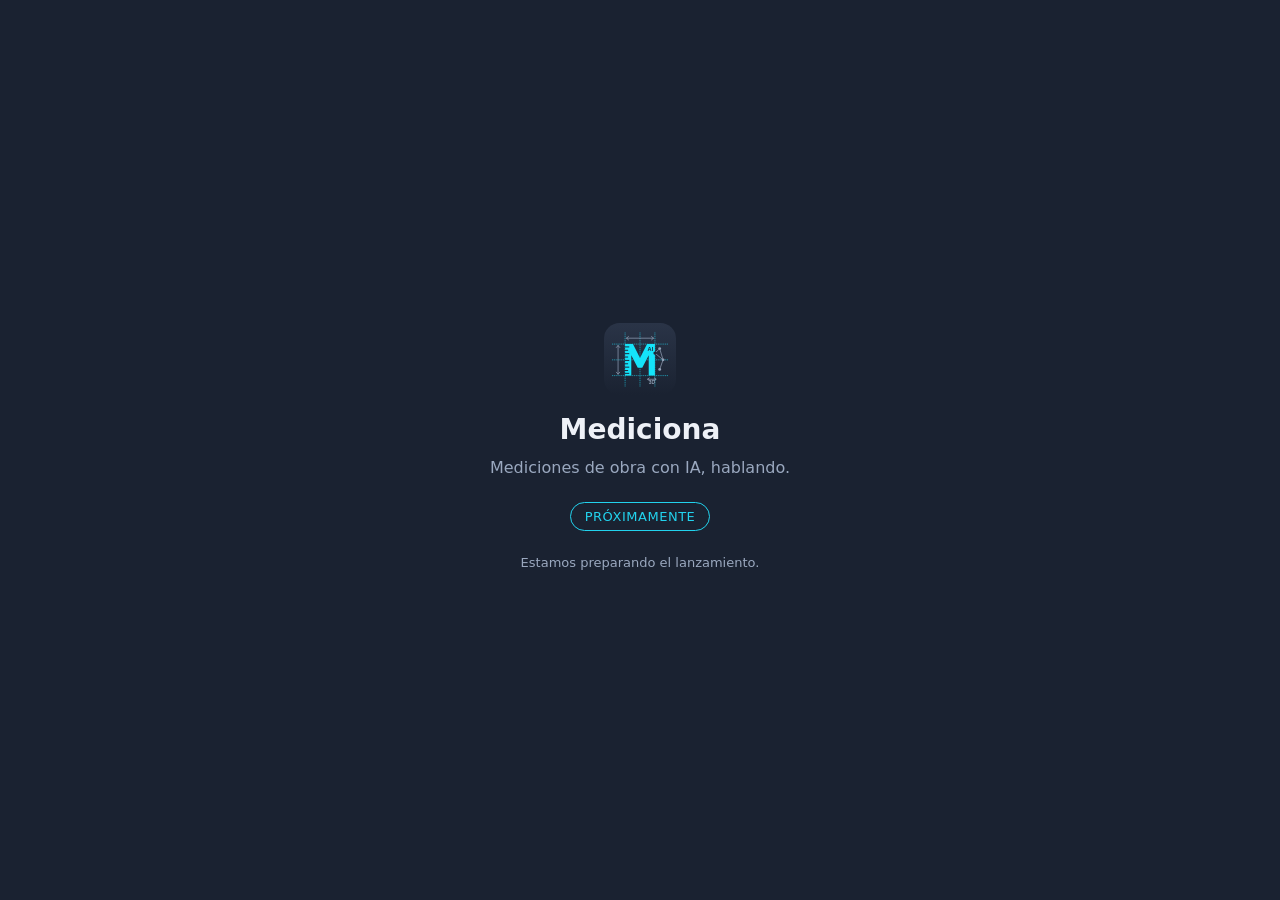
<file: index.html>
<!doctype html>
<html lang="es"><head><meta charset="utf-8"><meta name="viewport" content="width=device-width,initial-scale=1">
<meta name="robots" content="noindex, nofollow"><title>Mediciona · Próximamente</title>
<style>
:root{--bg:#1A2231;--fg:#EEF1F7;--mut:#9AA8BF;--acc:#22D3EE}
html,body{margin:0;height:100%;background:var(--bg);color:var(--fg);font-family:system-ui,-apple-system,Segoe UI,Roboto,Arial,sans-serif}
main{min-height:100%;display:flex;flex-direction:column;align-items:center;justify-content:center;text-align:center;padding:24px 16px;box-sizing:border-box}
img{width:72px;height:72px;margin-bottom:18px}h1{font-size:28px;margin:0 0 6px}p{color:var(--mut);margin:4px 0;line-height:1.5;max-width:420px}
.b{display:inline-block;margin-top:18px;padding:6px 14px;border:1px solid var(--acc);color:var(--acc);border-radius:999px;font-size:13px;letter-spacing:.04em}
</style></head><body><main>
<img src="logo.svg" alt=""><h1>Mediciona</h1><p>Mediciones de obra con IA, hablando.</p>
<span class="b">PRÓXIMAMENTE</span>
<p style="margin-top:22px;font-size:13px">Estamos preparando el lanzamiento.</p>
</main>
<script>if('serviceWorker' in navigator){navigator.serviceWorker.getRegistrations().then(function(r){r.forEach(function(x){x.unregister()})});if(window.caches)caches.keys().then(function(k){k.forEach(function(n){caches.delete(n)})})}</script>
</body></html>
</file>
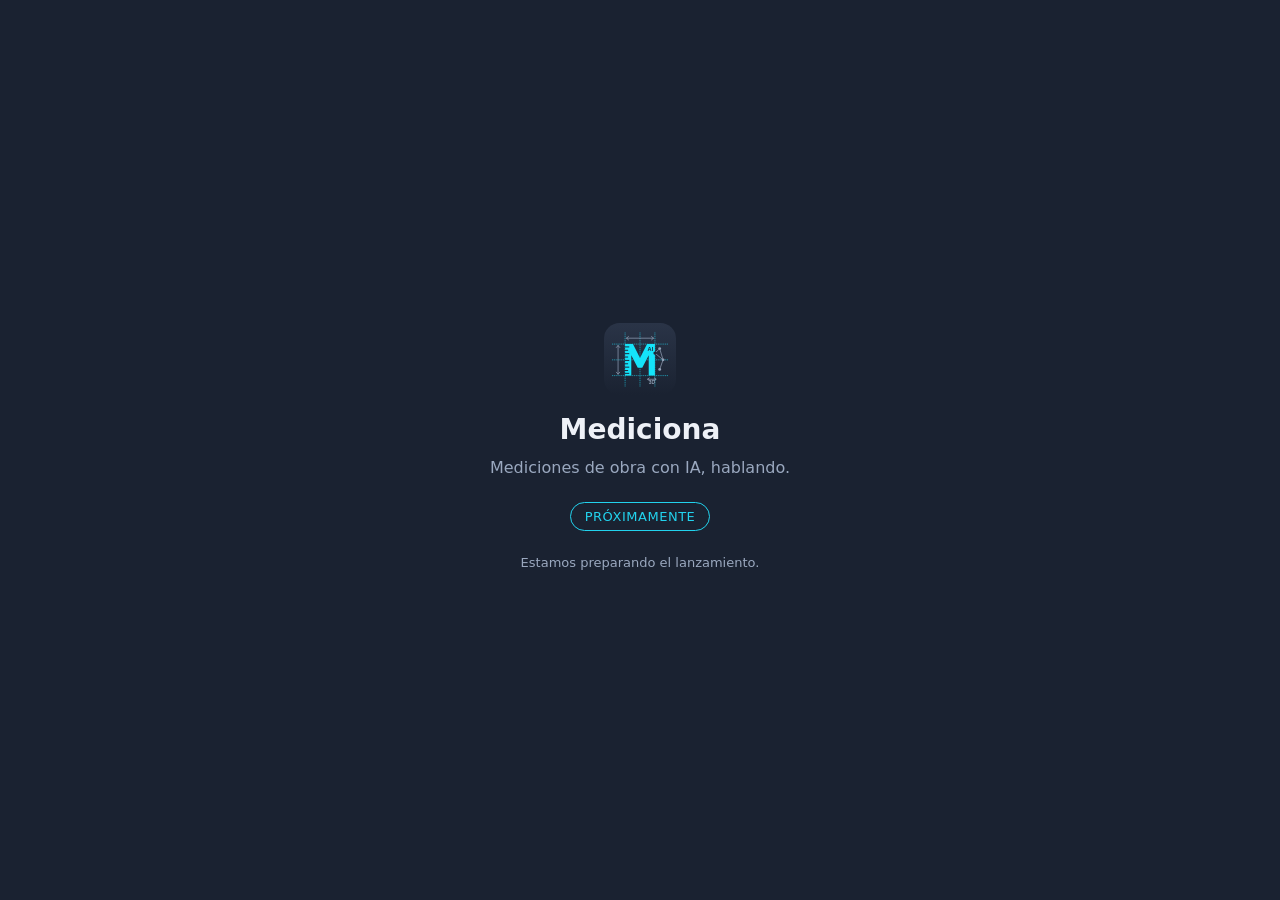
<file: app/index.html>
<!doctype html>
<html lang="es"><head><meta charset="utf-8"><meta name="viewport" content="width=device-width,initial-scale=1">
<meta name="robots" content="noindex, nofollow"><title>Mediciona · Próximamente</title>
<style>
:root{--bg:#1A2231;--fg:#EEF1F7;--mut:#9AA8BF;--acc:#22D3EE}
html,body{margin:0;height:100%;background:var(--bg);color:var(--fg);font-family:system-ui,-apple-system,Segoe UI,Roboto,Arial,sans-serif}
main{min-height:100%;display:flex;flex-direction:column;align-items:center;justify-content:center;text-align:center;padding:24px 16px;box-sizing:border-box}
img{width:72px;height:72px;margin-bottom:18px}h1{font-size:28px;margin:0 0 6px}p{color:var(--mut);margin:4px 0;line-height:1.5;max-width:420px}
.b{display:inline-block;margin-top:18px;padding:6px 14px;border:1px solid var(--acc);color:var(--acc);border-radius:999px;font-size:13px;letter-spacing:.04em}
</style></head><body><main>
<img src="../logo.svg" alt=""><h1>Mediciona</h1><p>Mediciones de obra con IA, hablando.</p>
<span class="b">PRÓXIMAMENTE</span>
<p style="margin-top:22px;font-size:13px">Estamos preparando el lanzamiento.</p>
</main>
<script>if('serviceWorker' in navigator){navigator.serviceWorker.getRegistrations().then(function(r){r.forEach(function(x){x.unregister()})});if(window.caches)caches.keys().then(function(k){k.forEach(function(n){caches.delete(n)})})}</script>
</body></html>
</file>
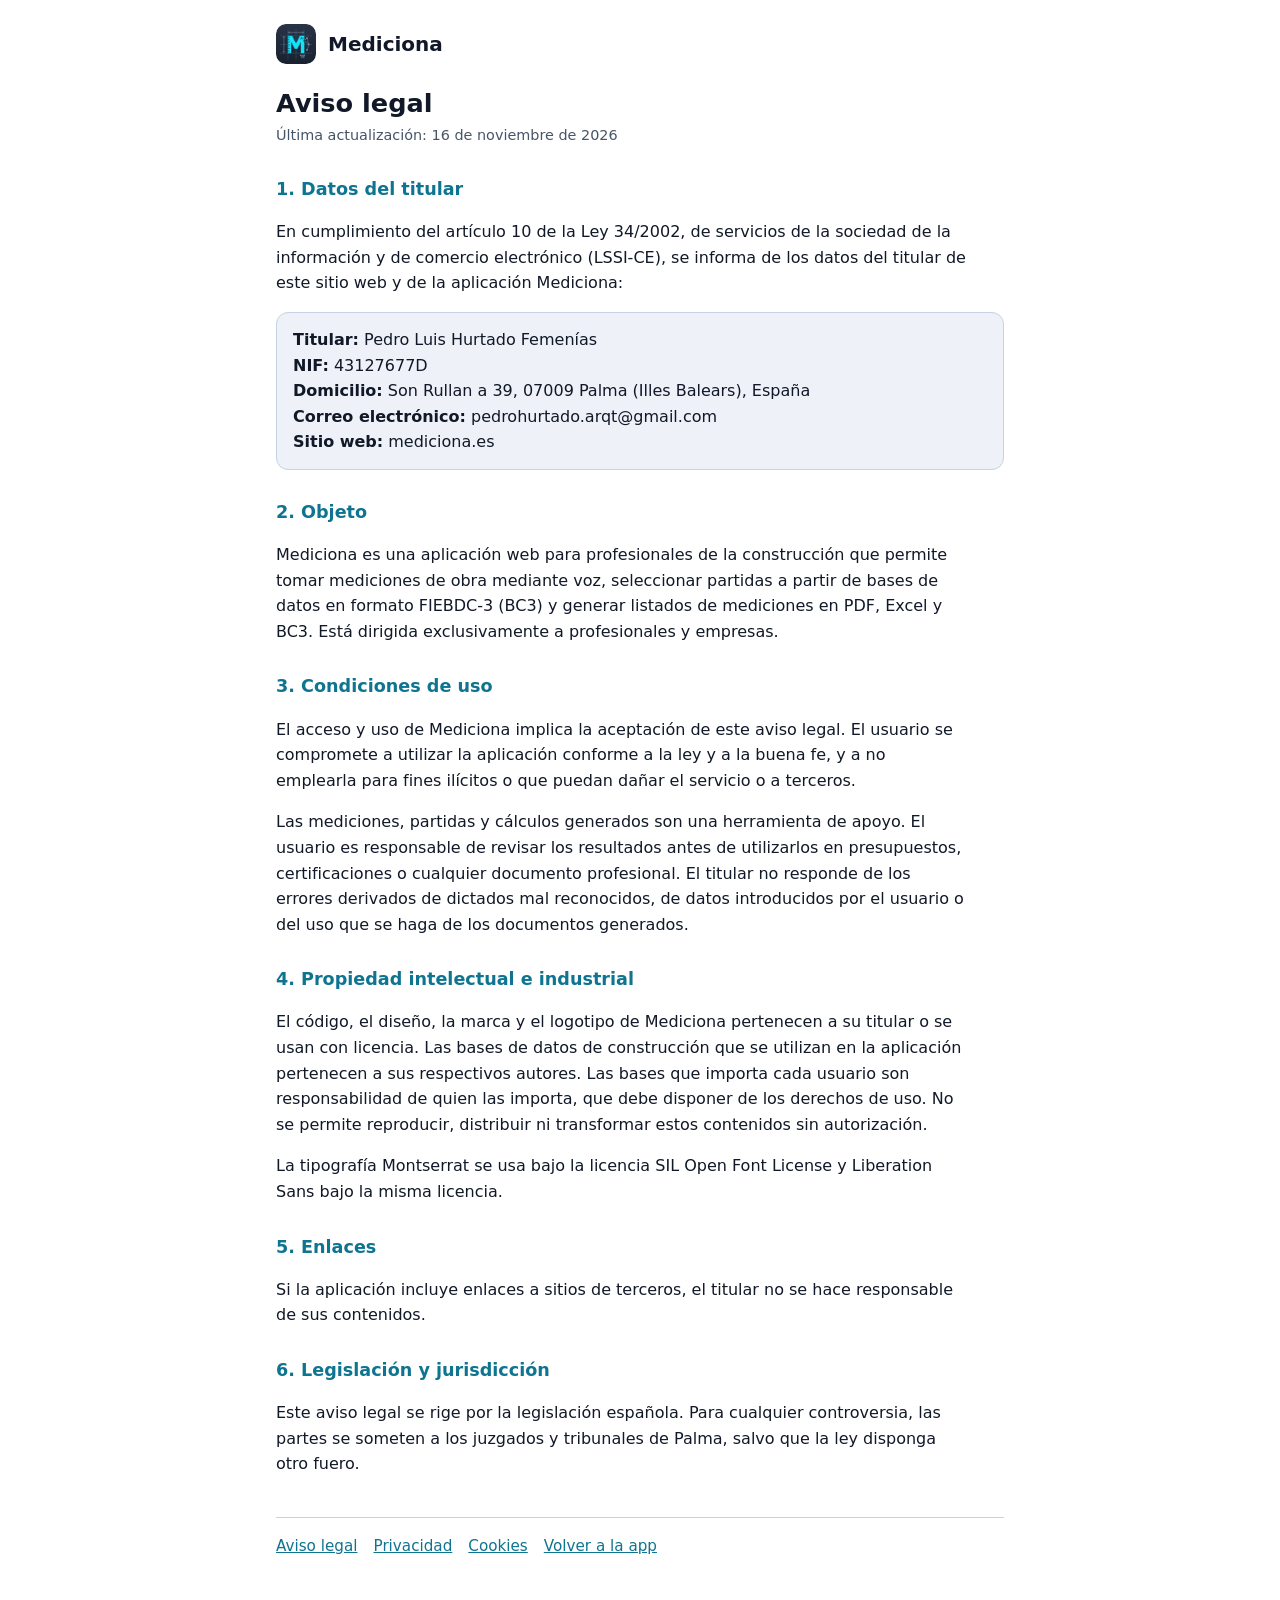
<file: legal/aviso-legal.html>
<!doctype html>
<html lang="es"><head><meta charset="utf-8"><meta name="viewport" content="width=device-width,initial-scale=1,viewport-fit=cover"><title>Aviso legal · Mediciona</title><meta name="theme-color" content="#1A2231"><link rel="icon" href="../icon-192.png"><link rel="stylesheet" href="_base.css"></head>
<body><div class="wrap"><header><img src="../icon-192.png" alt=""><a href="../">Mediciona</a></header>
<h1>Aviso legal</h1><p class="upd">Última actualización: 16 de noviembre de 2026</p>
<h2>1. Datos del titular</h2><p>En cumplimiento del artículo 10 de la Ley 34/2002, de servicios de la sociedad de la información y de comercio electrónico (LSSI-CE), se informa de los datos del titular de este sitio web y de la aplicación Mediciona:</p><div class="box"><b>Titular:</b> Pedro Luis Hurtado Femenías<br><b>NIF:</b> 43127677D<br><b>Domicilio:</b> Son Rullan a 39, 07009 Palma (Illes Balears), España<br><b>Correo electrónico:</b> pedrohurtado.arqt@gmail.com<br><b>Sitio web:</b> mediciona.es</div>
<h2>2. Objeto</h2><p>Mediciona es una aplicación web para profesionales de la construcción que permite tomar mediciones de obra mediante voz, seleccionar partidas a partir de bases de datos en formato FIEBDC-3 (BC3) y generar listados de mediciones en PDF, Excel y BC3. Está dirigida exclusivamente a profesionales y empresas.</p>
<h2>3. Condiciones de uso</h2><p>El acceso y uso de Mediciona implica la aceptación de este aviso legal. El usuario se compromete a utilizar la aplicación conforme a la ley y a la buena fe, y a no emplearla para fines ilícitos o que puedan dañar el servicio o a terceros.</p>
<p>Las mediciones, partidas y cálculos generados son una herramienta de apoyo. El usuario es responsable de revisar los resultados antes de utilizarlos en presupuestos, certificaciones o cualquier documento profesional. El titular no responde de los errores derivados de dictados mal reconocidos, de datos introducidos por el usuario o del uso que se haga de los documentos generados.</p>
<h2>4. Propiedad intelectual e industrial</h2><p>El código, el diseño, la marca y el logotipo de Mediciona pertenecen a su titular o se usan con licencia. Las bases de datos de construcción que se utilizan en la aplicación pertenecen a sus respectivos autores. Las bases que importa cada usuario son responsabilidad de quien las importa, que debe disponer de los derechos de uso. No se permite reproducir, distribuir ni transformar estos contenidos sin autorización.</p>
<p>La tipografía Montserrat se usa bajo la licencia SIL Open Font License y Liberation Sans bajo la misma licencia.</p>
<h2>5. Enlaces</h2><p>Si la aplicación incluye enlaces a sitios de terceros, el titular no se hace responsable de sus contenidos.</p>
<h2>6. Legislación y jurisdicción</h2><p>Este aviso legal se rige por la legislación española. Para cualquier controversia, las partes se someten a los juzgados y tribunales de Palma, salvo que la ley disponga otro fuero.</p>
<nav class="legal"><a href="aviso-legal.html">Aviso legal</a><a href="privacidad.html">Privacidad</a><a href="cookies.html">Cookies</a><a href="../">Volver a la app</a></nav></div></body></html>
</file>
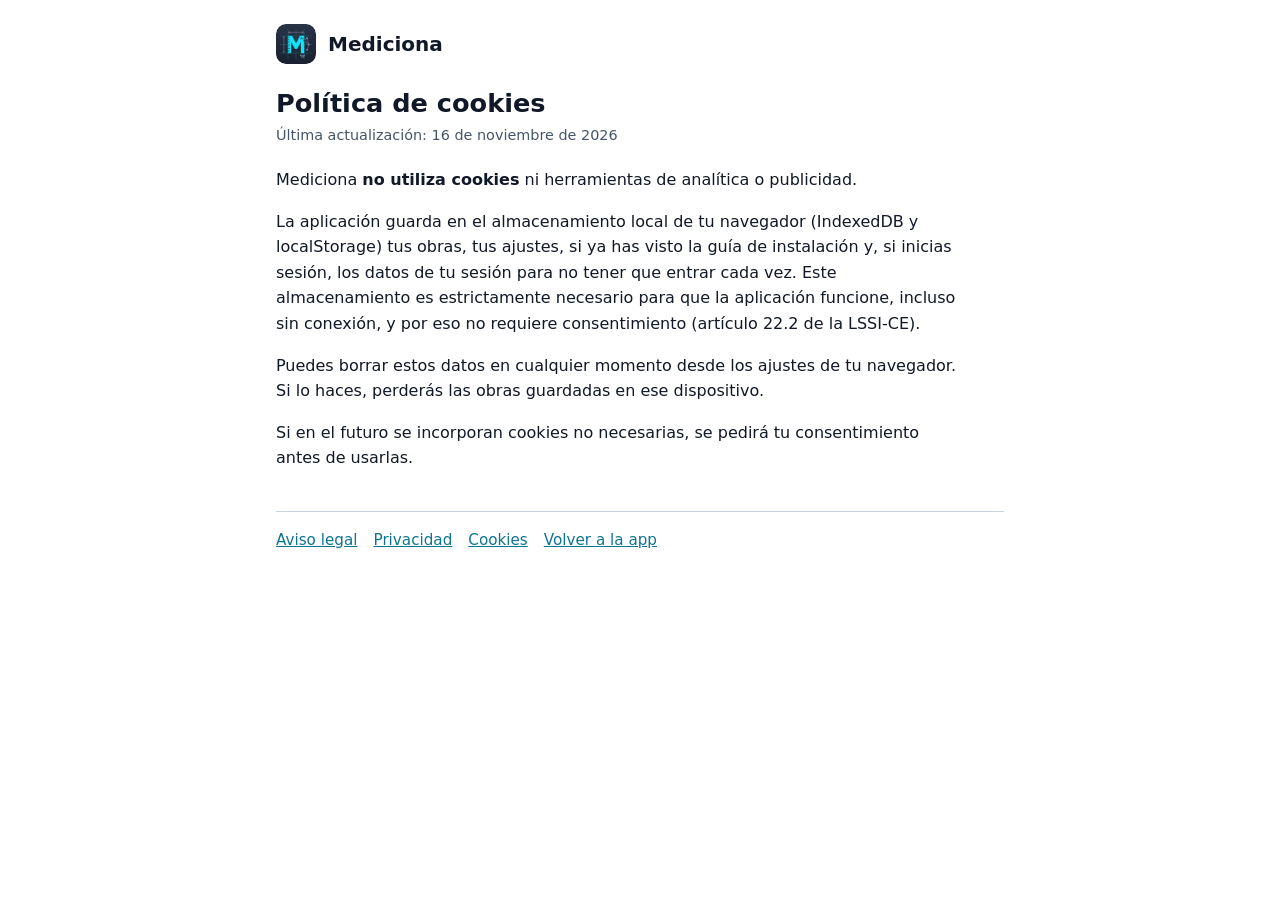
<file: legal/cookies.html>
<!doctype html>
<html lang="es"><head><meta charset="utf-8"><meta name="viewport" content="width=device-width,initial-scale=1,viewport-fit=cover"><title>Política de cookies · Mediciona</title><meta name="theme-color" content="#1A2231"><link rel="icon" href="../icon-192.png"><link rel="stylesheet" href="_base.css"></head>
<body><div class="wrap"><header><img src="../icon-192.png" alt=""><a href="../">Mediciona</a></header>
<h1>Política de cookies</h1><p class="upd">Última actualización: 16 de noviembre de 2026</p>
<p>Mediciona <b>no utiliza cookies</b> ni herramientas de analítica o publicidad.</p>
<p>La aplicación guarda en el almacenamiento local de tu navegador (IndexedDB y localStorage) tus obras, tus ajustes, si ya has visto la guía de instalación y, si inicias sesión, los datos de tu sesión para no tener que entrar cada vez. Este almacenamiento es estrictamente necesario para que la aplicación funcione, incluso sin conexión, y por eso no requiere consentimiento (artículo 22.2 de la LSSI-CE).</p>
<p>Puedes borrar estos datos en cualquier momento desde los ajustes de tu navegador. Si lo haces, perderás las obras guardadas en ese dispositivo.</p>
<p>Si en el futuro se incorporan cookies no necesarias, se pedirá tu consentimiento antes de usarlas.</p>
<nav class="legal"><a href="aviso-legal.html">Aviso legal</a><a href="privacidad.html">Privacidad</a><a href="cookies.html">Cookies</a><a href="../">Volver a la app</a></nav></div></body></html>
</file>
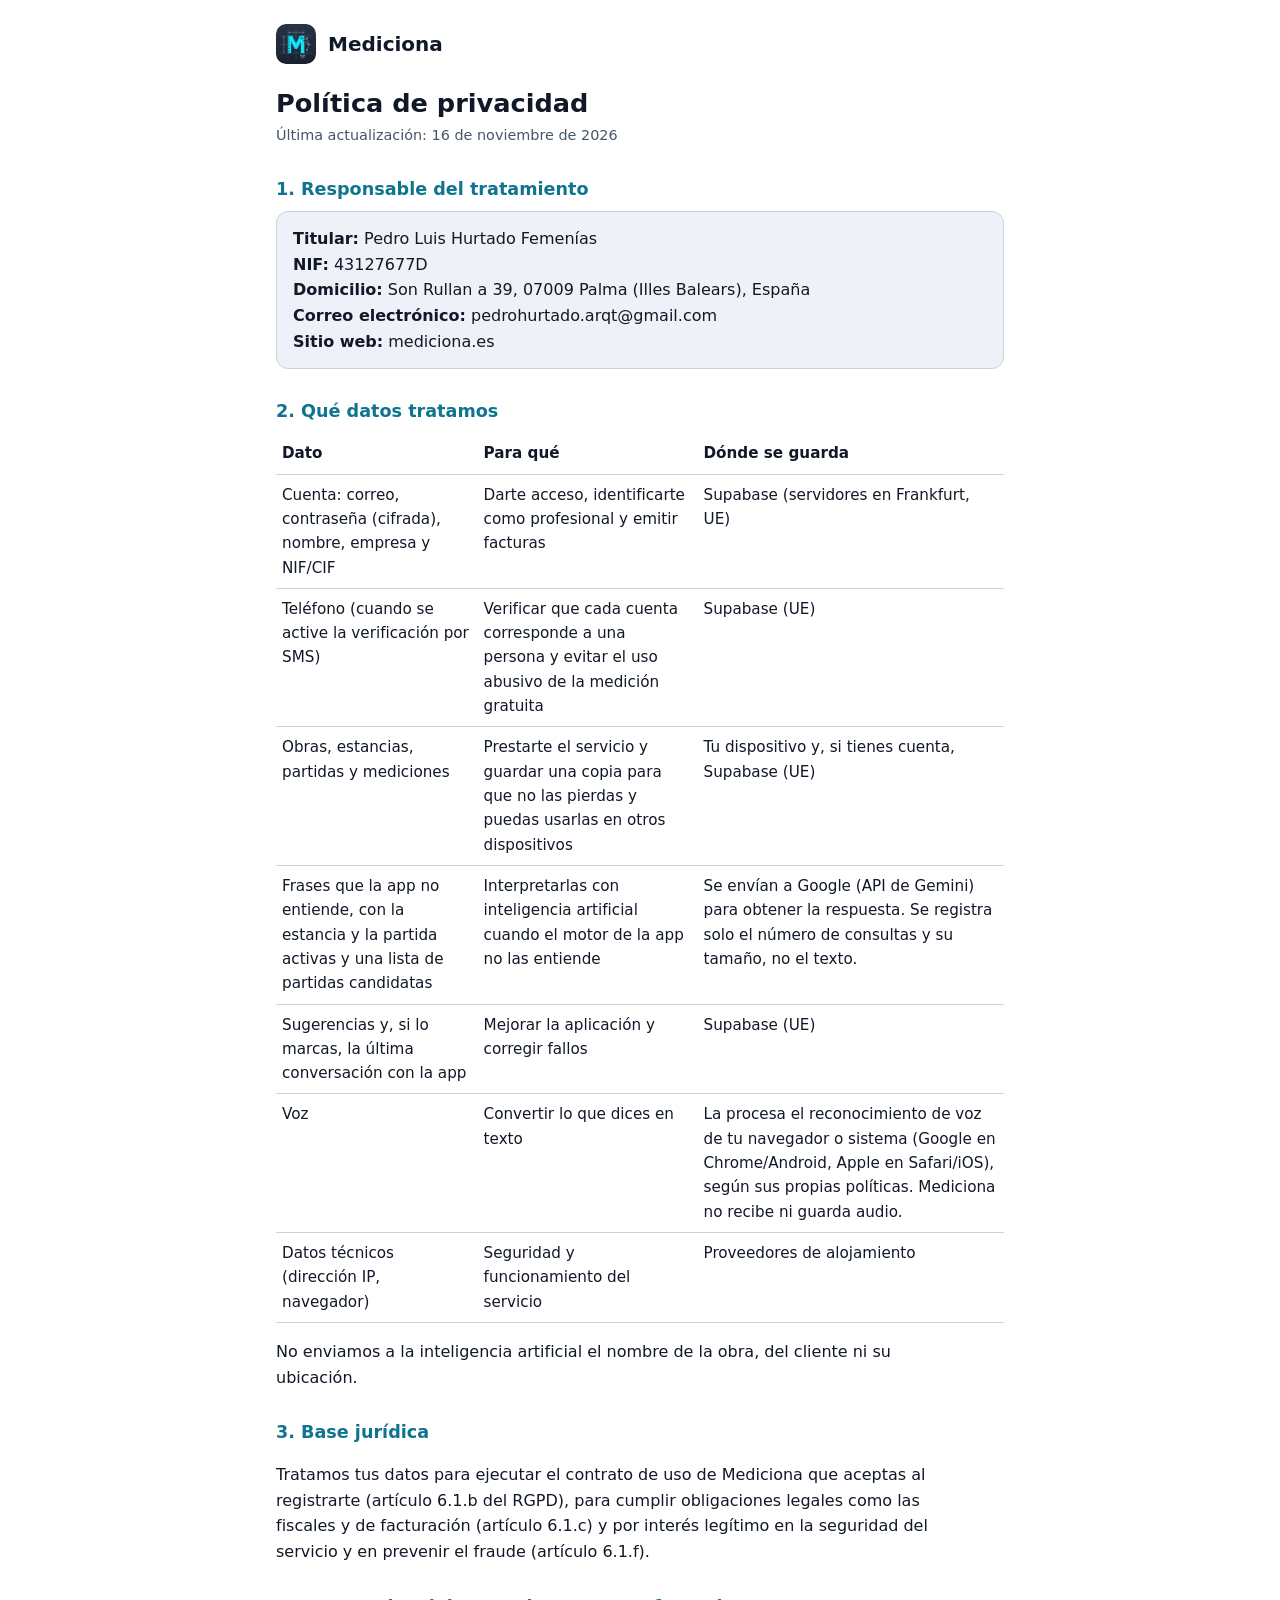
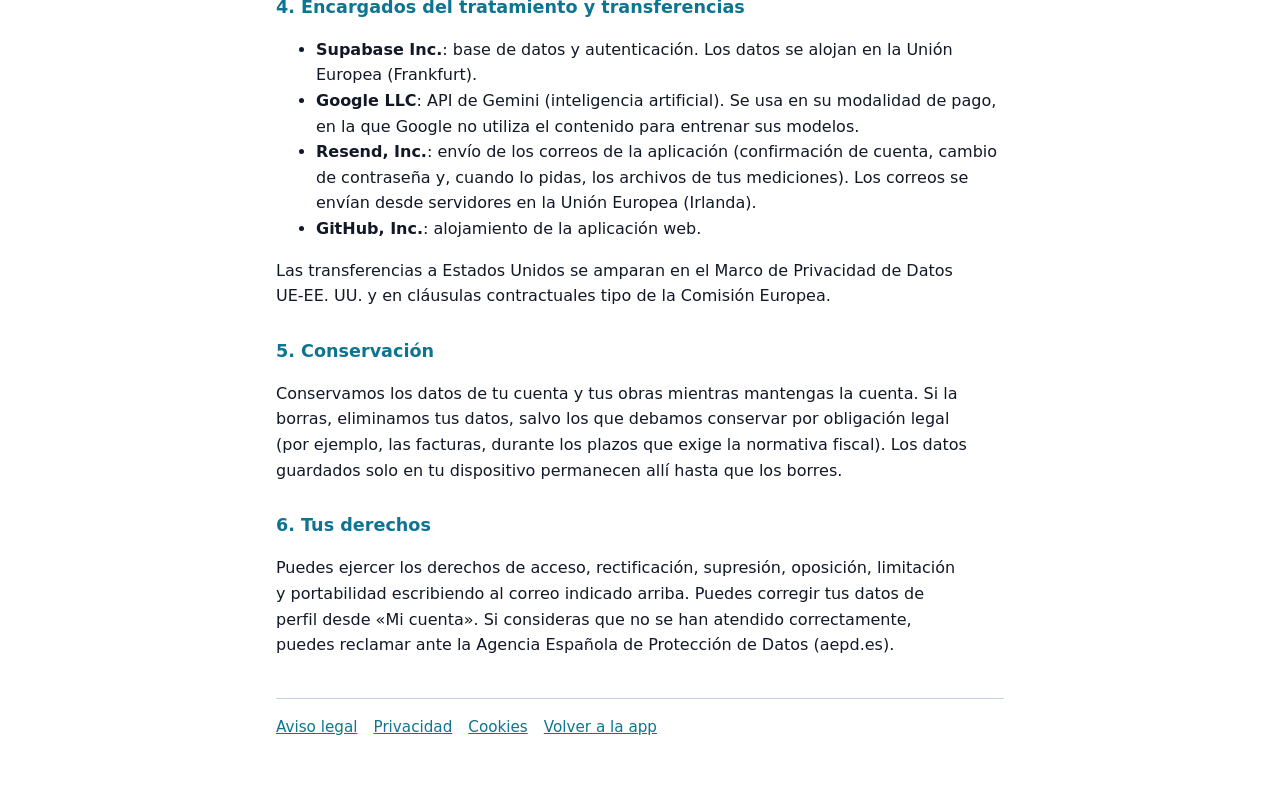
<file: legal/privacidad.html>
<!doctype html>
<html lang="es"><head><meta charset="utf-8"><meta name="viewport" content="width=device-width,initial-scale=1,viewport-fit=cover"><title>Política de privacidad · Mediciona</title><meta name="theme-color" content="#1A2231"><link rel="icon" href="../icon-192.png"><link rel="stylesheet" href="_base.css"></head>
<body><div class="wrap"><header><img src="../icon-192.png" alt=""><a href="../">Mediciona</a></header>
<h1>Política de privacidad</h1><p class="upd">Última actualización: 16 de noviembre de 2026</p>
<h2>1. Responsable del tratamiento</h2><div class="box"><b>Titular:</b> Pedro Luis Hurtado Femenías<br><b>NIF:</b> 43127677D<br><b>Domicilio:</b> Son Rullan a 39, 07009 Palma (Illes Balears), España<br><b>Correo electrónico:</b> pedrohurtado.arqt@gmail.com<br><b>Sitio web:</b> mediciona.es</div>
<h2>2. Qué datos tratamos</h2>
<table><tr><th>Dato</th><th>Para qué</th><th>Dónde se guarda</th></tr>
<tr><td>Cuenta: correo, contraseña (cifrada), nombre, empresa y NIF/CIF</td><td>Darte acceso, identificarte como profesional y emitir facturas</td><td>Supabase (servidores en Frankfurt, UE)</td></tr>
<tr><td>Teléfono (cuando se active la verificación por SMS)</td><td>Verificar que cada cuenta corresponde a una persona y evitar el uso abusivo de la medición gratuita</td><td>Supabase (UE)</td></tr>
<tr><td>Obras, estancias, partidas y mediciones</td><td>Prestarte el servicio y guardar una copia para que no las pierdas y puedas usarlas en otros dispositivos</td><td>Tu dispositivo y, si tienes cuenta, Supabase (UE)</td></tr>
<tr><td>Frases que la app no entiende, con la estancia y la partida activas y una lista de partidas candidatas</td><td>Interpretarlas con inteligencia artificial cuando el motor de la app no las entiende</td><td>Se envían a Google (API de Gemini) para obtener la respuesta. Se registra solo el número de consultas y su tamaño, no el texto.</td></tr>
<tr><td>Sugerencias y, si lo marcas, la última conversación con la app</td><td>Mejorar la aplicación y corregir fallos</td><td>Supabase (UE)</td></tr>
<tr><td>Voz</td><td>Convertir lo que dices en texto</td><td>La procesa el reconocimiento de voz de tu navegador o sistema (Google en Chrome/Android, Apple en Safari/iOS), según sus propias políticas. Mediciona no recibe ni guarda audio.</td></tr>
<tr><td>Datos técnicos (dirección IP, navegador)</td><td>Seguridad y funcionamiento del servicio</td><td>Proveedores de alojamiento</td></tr></table>
<p>No enviamos a la inteligencia artificial el nombre de la obra, del cliente ni su ubicación.</p>
<h2>3. Base jurídica</h2><p>Tratamos tus datos para ejecutar el contrato de uso de Mediciona que aceptas al registrarte (artículo 6.1.b del RGPD), para cumplir obligaciones legales como las fiscales y de facturación (artículo 6.1.c) y por interés legítimo en la seguridad del servicio y en prevenir el fraude (artículo 6.1.f).</p>
<h2>4. Encargados del tratamiento y transferencias</h2>
<ul><li><b>Supabase Inc.</b>: base de datos y autenticación. Los datos se alojan en la Unión Europea (Frankfurt).</li>
<li><b>Google LLC</b>: API de Gemini (inteligencia artificial). Se usa en su modalidad de pago, en la que Google no utiliza el contenido para entrenar sus modelos.</li>
<li><b>Resend, Inc.</b>: envío de los correos de la aplicación (confirmación de cuenta, cambio de contraseña y, cuando lo pidas, los archivos de tus mediciones). Los correos se envían desde servidores en la Unión Europea (Irlanda).</li>
<li><b>GitHub, Inc.</b>: alojamiento de la aplicación web.</li></ul>
<p>Las transferencias a Estados Unidos se amparan en el Marco de Privacidad de Datos UE-EE. UU. y en cláusulas contractuales tipo de la Comisión Europea.</p>
<h2>5. Conservación</h2><p>Conservamos los datos de tu cuenta y tus obras mientras mantengas la cuenta. Si la borras, eliminamos tus datos, salvo los que debamos conservar por obligación legal (por ejemplo, las facturas, durante los plazos que exige la normativa fiscal). Los datos guardados solo en tu dispositivo permanecen allí hasta que los borres.</p>
<h2>6. Tus derechos</h2><p>Puedes ejercer los derechos de acceso, rectificación, supresión, oposición, limitación y portabilidad escribiendo al correo indicado arriba. Puedes corregir tus datos de perfil desde «Mi cuenta». Si consideras que no se han atendido correctamente, puedes reclamar ante la Agencia Española de Protección de Datos (aepd.es).</p>
<nav class="legal"><a href="aviso-legal.html">Aviso legal</a><a href="privacidad.html">Privacidad</a><a href="cookies.html">Cookies</a><a href="../">Volver a la app</a></nav></div></body></html>
</file>
<file: legal/_base.css>
:root { --bg:#1A2231; --card:#232D3F; --line:#3A475E; --fg:#EEF1F7; --muted:#9AA8BF; --accent:#22D3EE; color-scheme: dark; }
@media (prefers-color-scheme: light) { :root { --bg:#FFFFFF; --card:#EEF1F7; --line:#C9D2E0; --fg:#111827; --muted:#475569; --accent:#0E7490; color-scheme: light; } }
* { box-sizing: border-box; }
body { margin:0; background:var(--bg); color:var(--fg); font-family: system-ui,-apple-system,"Segoe UI",Roboto,Arial,sans-serif; line-height:1.6; }
.wrap { max-width: 760px; margin: 0 auto; padding-block: 24px 64px; padding-left: max(16px, env(safe-area-inset-left,0px)); padding-right: max(16px, env(safe-area-inset-right,0px)); }
header { display:flex; align-items:center; gap:12px; margin-bottom: 24px; }
header img { width:40px; height:40px; border-radius:10px; }
header a { color: var(--fg); text-decoration: none; font-weight: 800; font-size: 1.25rem; }
h1 { font-size: 1.6rem; line-height:1.25; margin: 0 0 4px; text-wrap: balance; }
h2 { font-size: 1.1rem; margin: 28px 0 8px; color: var(--accent); }
.upd { color: var(--muted); font-size: .9rem; margin: 0 0 20px; }
p, li { max-width: 68ch; }
table { border-collapse: collapse; width: 100%; font-size: .95rem; }
th, td { text-align: left; border-bottom: 1px solid var(--line); padding: 8px 6px; vertical-align: top; }
.box { background: var(--card); border: 1px solid var(--line); border-radius: 12px; padding: 14px 16px; }
nav.legal { display:flex; flex-wrap:wrap; gap: 8px 16px; margin-top: 40px; padding-top: 16px; border-top: 1px solid var(--line); font-size: .95rem; }
a { color: var(--accent); }
</file>
